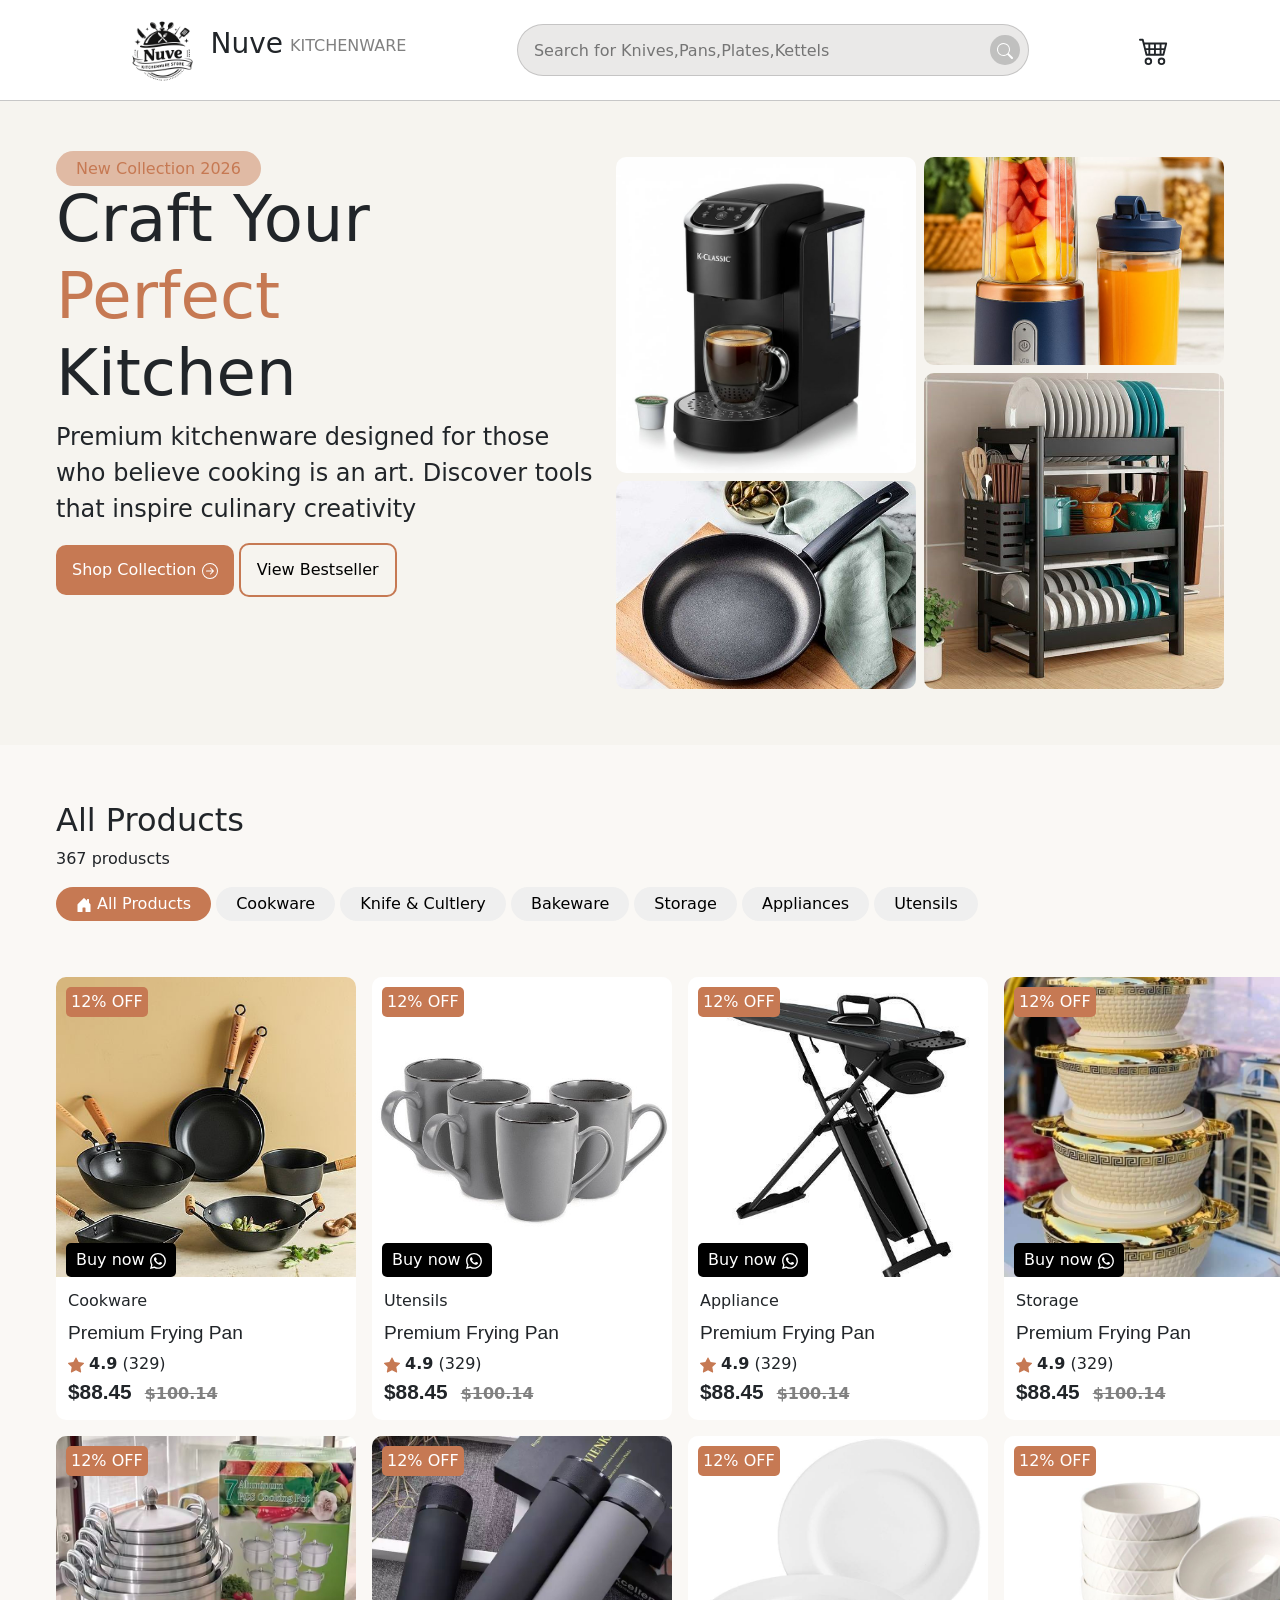
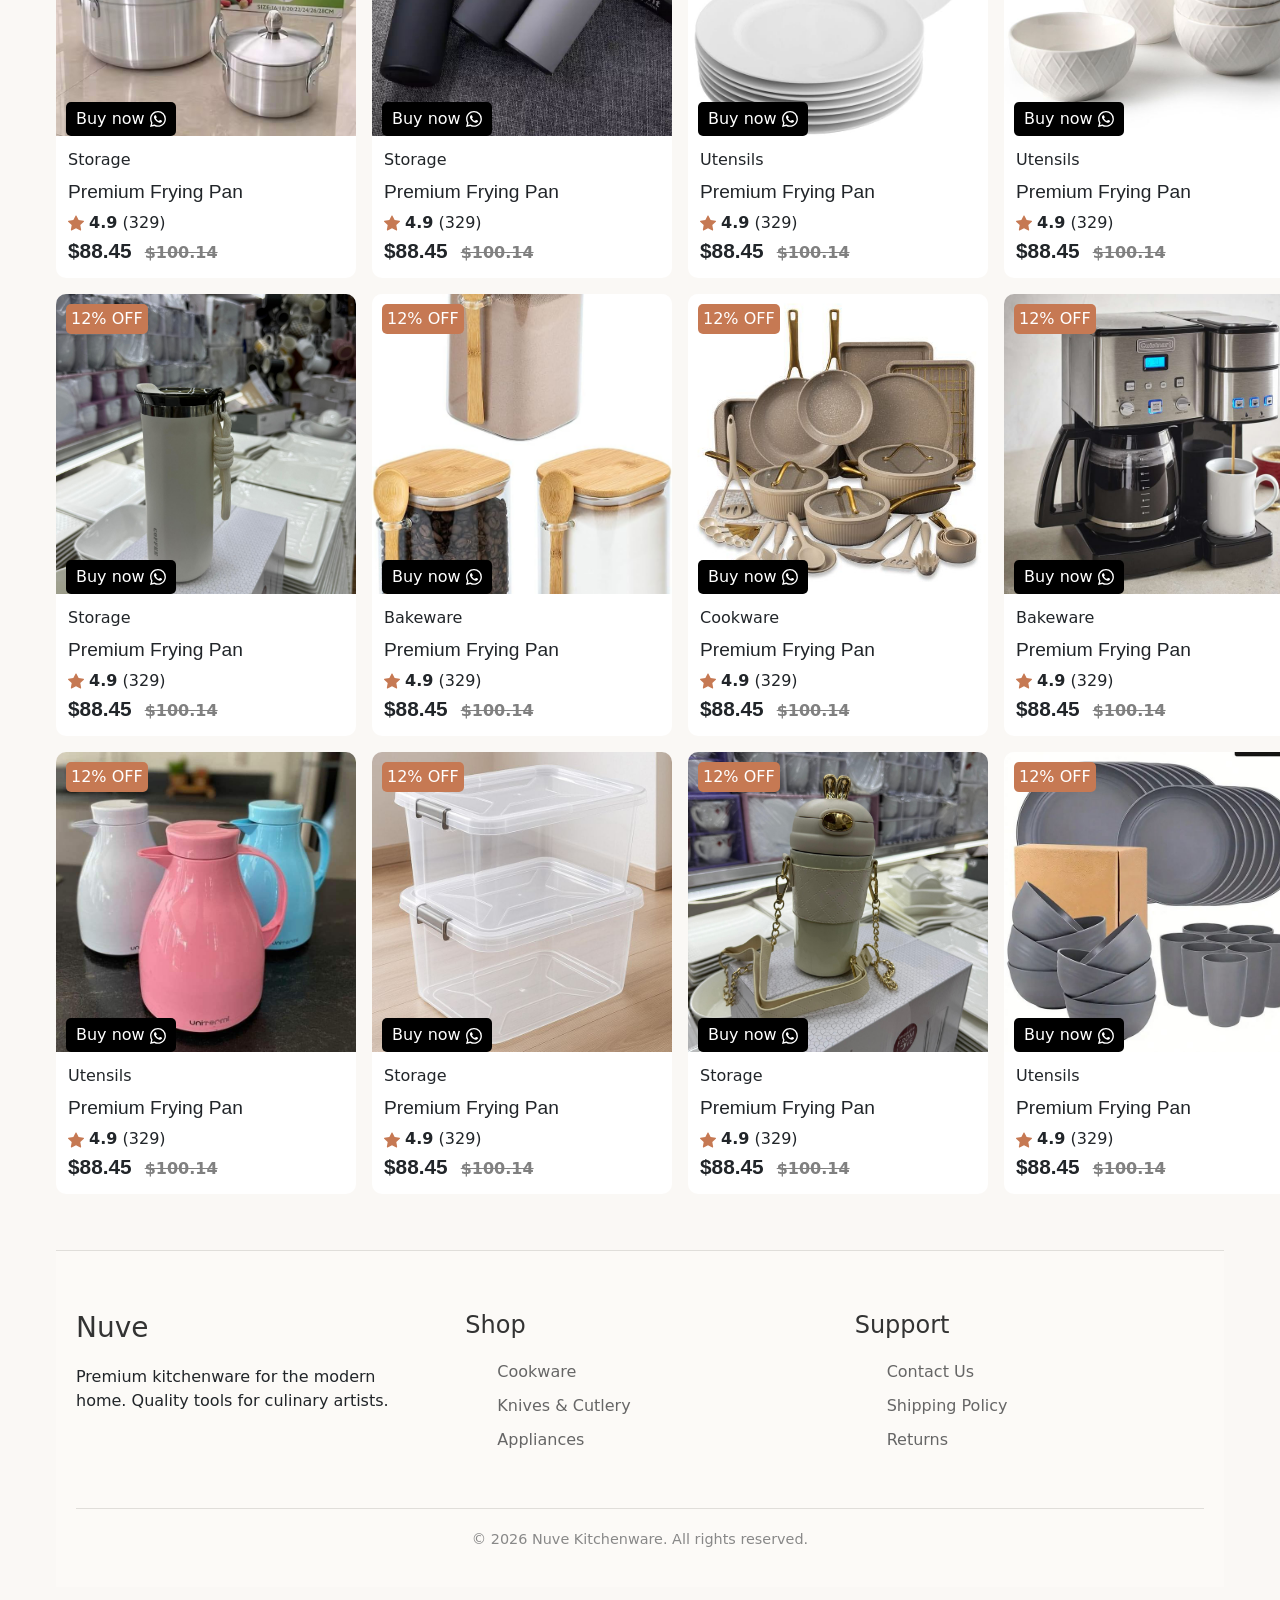
<file: index.html>
<!DOCTYPE html>
<html lang="en">
<head>
    <meta charset="UTF-8">
    <meta name="viewport" content="width=device-width, initial-scale=1.0">
    <title>Nuve kitchenware</title>
    <link href="https://cdn.jsdelivr.net/npm/bootstrap@5.3.8/dist/css/bootstrap.min.css" rel="stylesheet" integrity="sha384-sRIl4kxILFvY47J16cr9ZwB07vP4J8+LH7qKQnuqkuIAvNWLzeN8tE5YBujZqJLB" crossorigin="anonymous">
    <link rel="icon" href="images/Nuve Kitchenware logo design.png">
    <link rel="stylesheet" href="css/main.css">
</head>
<body>
    <header>
            <div class="headerIcon">
                <div class="logo">
                    <img src="images/Nuve Kitchenware logo design copy.png" alt="">
                </div>
                <div class="companyName">
                    <h3>Nuve</h3>
                    <p>KITCHENWARE</p>
                </div>  
            </div>

            <div class="searchbar" tabindex="0">
                <input type="search" placeholder="Search for Knives,Pans,Plates,Kettels">
                <button class="search">
                <svg xmlns="http://www.w3.org/2000/svg" width="16" height="16" fill="currentColor" class="bi bi-search" viewBox="0 0 16 16">
                <path d="M11.742 10.344a6.5 6.5 0 1 0-1.397 1.398h-.001q.044.06.098.115l3.85 3.85a1 1 0 0 0 1.415-1.414l-3.85-3.85a1 1 0 0 0-.115-.1zM12 6.5a5.5 5.5 0 1 1-11 0 5.5 5.5 0 0 1 11 0"/>
                </svg>
                </button>
            </div>

            <div class="cart">
                <svg xmlns="http://www.w3.org/2000/svg" width="30" height="30" fill="currentColor" class="bi bi-cart4" viewBox="0 0 16 16">
                <path d="M0 2.5A.5.5 0 0 1 .5 2H2a.5.5 0 0 1 .485.379L2.89 4H14.5a.5.5 0 0 1 .485.621l-1.5 6A.5.5 0 0 1 13 11H4a.5.5 0 0 1-.485-.379L1.61 3H.5a.5.5 0 0 1-.5-.5M3.14 5l.5 2H5V5zM6 5v2h2V5zm3 0v2h2V5zm3 0v2h1.36l.5-2zm1.11 3H12v2h.61zM11 8H9v2h2zM8 8H6v2h2zM5 8H3.89l.5 2H5zm0 5a1 1 0 1 0 0 2 1 1 0 0 0 0-2m-2 1a2 2 0 1 1 4 0 2 2 0 0 1-4 0m9-1a1 1 0 1 0 0 2 1 1 0 0 0 0-2m-2 1a2 2 0 1 1 4 0 2 2 0 0 1-4 0"/>
                </svg>
            </div>

    </header>

    <section class="landing-section ">
        <div>
            <span class="newCollection">New Collection <span class="year">2025</span></span>
            <h1>Craft Your <span class="colored">Perfect</span><br>
             Kitchen
            </h1>
            <p>Premium kitchenware designed for those who believe cooking is an art. Discover tools that inspire culinary creativity</p>
            <div class="buttons">
                <button class="viewshop">
                    Shop Collection  
                    <svg xmlns="http://www.w3.org/2000/svg" width="16" height="16" fill="currentColor" class="bi bi-arrow-right-circle" viewBox="0 0 16 16">
                    <path fill-rule="evenodd" d="M1 8a7 7 0 1 0 14 0A7 7 0 0 0 1 8m15 0A8 8 0 1 1 0 8a8 8 0 0 1 16 0M4.5 7.5a.5.5 0 0 0 0 1h5.793l-2.147 2.146a.5.5 0 0 0 .708.708l3-3a.5.5 0 0 0 0-.708l-3-3a.5.5 0 1 0-.708.708L10.293 7.5z"/>
                    </svg>
                </button>
                <button class="viewBestSeller">
                    View Bestseller
                </button>
            </div>
        </div>

        <div class="example-pics">
            <div id="grid1"> <img src="images/K-Classic Single Serve K-Cup Pod Coffee Maker_ Fast and Convenient Coffee at Home.jpg" alt=""></div>
            <div id="grid2"><img src="images/blenderrrr.jpg" alt=""></div>
            <div id="grid3"><img src="images/Essteele Per Natura Nonstick Induction Open Skillet 20cm _ David Jones.jpg" alt=""></div>
            <div id="grid4"> <img src="images/dish rack22.jpg" alt=""></div>
        </div>
    </section>

    <section class="productList">
        <h2>All Products</h2>
        <p><span class="totalNumberOfproduscts">367 produscts</span></p>
        <div class="categories">
            <button class="btnCOLOR allProductsbtn">
                <svg xmlns="http://www.w3.org/2000/svg" width="16" height="16" fill="currentColor" class="bi bi-house-door-fill" viewBox="0 0 16 16">
                <path d="M6.5 14.5v-3.505c0-.245.25-.495.5-.495h2c.25 0 .5.25.5.5v3.5a.5.5 0 0 0 .5.5h4a.5.5 0 0 0 .5-.5v-7a.5.5 0 0 0-.146-.354L13 5.793V2.5a.5.5 0 0 0-.5-.5h-1a.5.5 0 0 0-.5.5v1.293L8.354 1.146a.5.5 0 0 0-.708 0l-6 6A.5.5 0 0 0 1.5 7.5v7a.5.5 0 0 0 .5.5h4a.5.5 0 0 0 .5-.5"/>
                </svg> All Products
            </button>
            <button class="CookwareBtn">
                Cookware
            </button>
            <button>
                Knife & Cultlery
            </button>
            <button class="bakewareBtn">
                Bakeware
            </button>
            <button class="storageBtn">
                Storage
            </button>
            <button class="applianceBtn">
                Appliances
            </button>
            <button class="utensilsBtn">
                Utensils
            </button>
        </div>

        <section class="allProducts"></section>

    
    <footer>
    <div class="footer-container">
        <div class="footer-section brand">
            <h3>Nuve</h3>
            <p>Premium kitchenware for the modern home. Quality tools for culinary artists.</p>
        </div>
        <div class="footer-section">
            <h4>Shop</h4>
            <ul>
                <li><a href="#">Cookware</a></li>
                <li><a href="#">Knives & Cutlery</a></li>
                <li><a href="#">Appliances</a></li>
            </ul>
        </div>
        <div class="footer-section">
            <h4>Support</h4>
            <ul>
                <li><a href="#">Contact Us</a></li>
                <li><a href="#">Shipping Policy</a></li>
                <li><a href="#">Returns</a></li>
            </ul>
        </div>
    </div>
    <div class="footer-bottom">
        <p>&copy; 2026 Nuve Kitchenware. All rights reserved.</p>
    </div>
</footer>
</section>
    <!-- <script src="../javascript/productData.js"></script> -->
    <script type="module" src="javascript/index.js"></script>
</body>
</html>
</file>
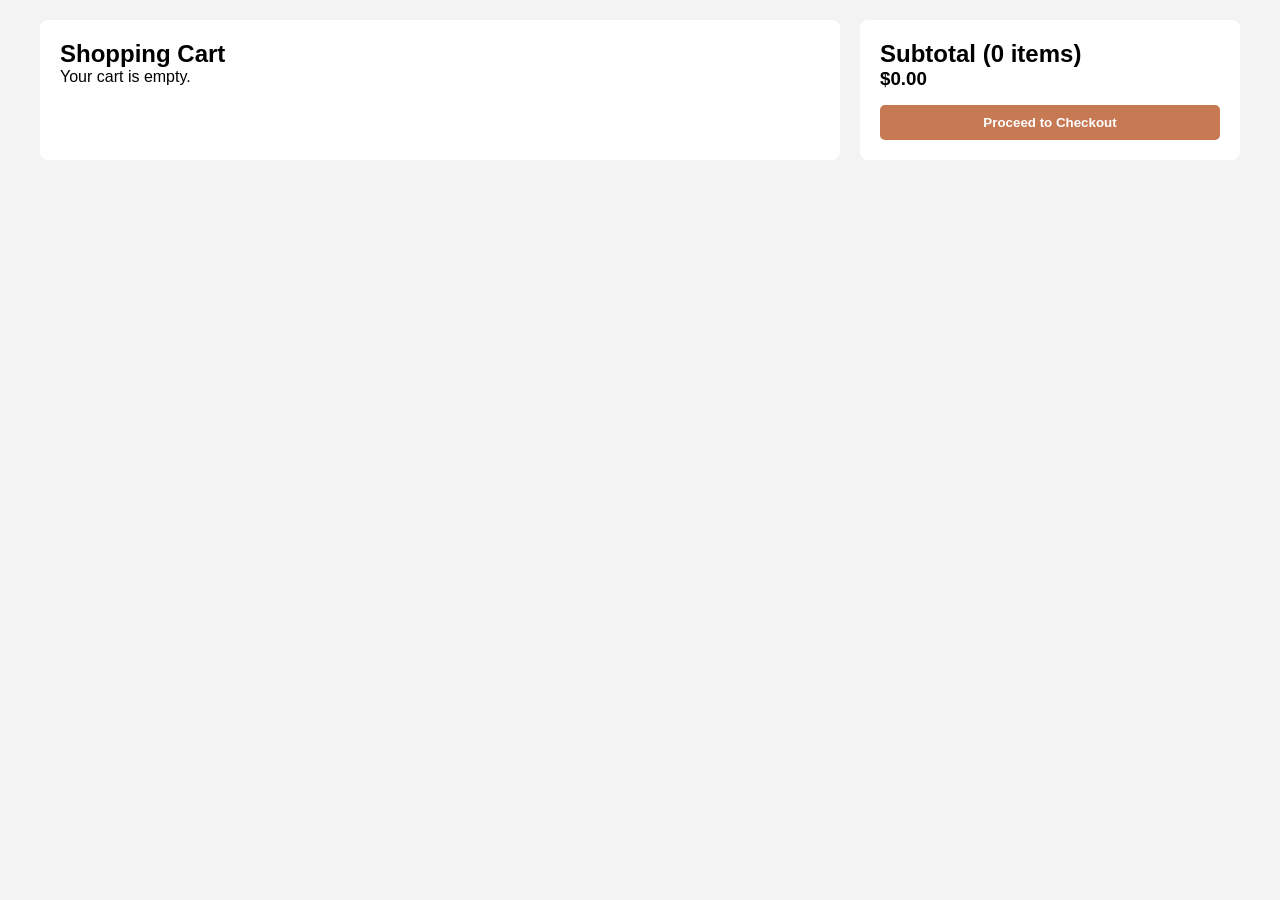
<file: pages/cart.html>
<!DOCTYPE html>
<html lang="en">
<head>
    <meta charset="UTF-8">
    <meta name="viewport" content="width=device-width, initial-scale=1.0">
    <title>Logic Level | Your Cart</title>
    <link rel="stylesheet" href="../css/cart.css">
</head>
<body>
    <main class="cart-container">
        <section class="cart-items">
            <h1>Shopping Cart</h1>
            <div id="cart-list">
            </div>
        </section>
        <aside class="cart-summary">
            <div class="summary-box">
                <h2>Subtotal (<span id="item-count">0</span> items)</h2>
                <h3 id="total-price">$0.00</h3>
                <button class="checkout-btn">Proceed to Checkout</button>
            </div>
        </aside>
    </main>

    <script type='module'src="../javascript/cart.js"></script>
</body>
</html>
</file>
<file: css/main.css>
/* ==========================================================================
   1. GLOBAL STYLES & VARIABLES (UNTOUCHED)
   ========================================================================== */
*{
    margin: 0;
    padding: 0;
    box-sizing: border-box;
}
img{
    width: 100%;
    height: 100%;
    object-fit: cover;
}
:root{
    --headerSpacing:12px;
    --textspacing:8px;
    --componebt-padding:16px;
    --sectionSpacing:56px;
    --primarColor:#C67953;
    --neutalColor:#dfdedca6;
    --backgroundColor:#F6F4EF;
}

/* ==========================================================================
   2. DESKTOP STYLES (UNTOUCHED)
   ========================================================================== */
header{
    display: flex;
    justify-content: space-evenly;
    align-items: center;
    border-bottom: 1px solid #33333346;
    position: sticky;
    top: 0;
    background-color: rgba(255, 255, 255, 0.925);
    backdrop-filter: blur(10px);
    z-index: 999999;
}
.headerIcon,.companyName{
    display: flex;
}
.headerIcon{
    align-items: center;
}
.companyName{
    gap: 7px;
}
.companyName p{
    margin-top: 7px;
    color: gray;
}
.logo{
    width: 100px;
    height: 100px;
}

.searchbar{
    background-color:var(--neutalColor);
    border: 1PX solid #33333333;
    width: 40%;
    border-radius: 40px;
    display: flex;
    align-items: center;
}
.searchbar:focus-within{
   outline: 1px solid #C67953;
   border: none;
}
.searchbar input{
    width: 94%;
    border: none;
    height: 50px;
    background-color: transparent;
    border-radius: 40px;
    padding: 0 16px;
}
.searchbar input:focus{
    outline: none;
}
.search{
    width: 30px;
    height: 30px;
    border: none;
    margin-right: 8px;
    border-radius: 50%;
    background-color: rgba(161, 161, 161, 0.575);
    color: white;
}
.cart:hover >.bi-cart4{
    color: var(--primarColor);
}

.colored{
    color: var(--primarColor);
}

.landing-section{
    display: flex;
    padding: var(--sectionSpacing);
    gap: 1rem;
    background-color: #F6F4EF;
}
.newCollection{
    background-color: #c679537a;
    padding: 8px 20px;
    color: var(--primarColor);
    border-radius: 30px;
    margin-bottom: 32px;
}
.landing-section>div h1{
    font-size: 4rem;
}
.landing-section>div>p{
    font-size: 1.5rem;
}
.example-pics{
    display: grid;
    grid-template-columns: repeat(2,300px);
    grid-auto-rows: 100px;
    gap: 8px;
}
.example-pics div{
    border-radius: 10px;
    overflow: hidden;
}
#grid1{
    grid-row: 1/4;
}
#grid2{
    grid-row: 1/3;
}
#grid3{
    grid-row: 4/6;
}
#grid4{
    grid-row: 3/6;
}

.viewBestSeller,.viewshop{
 padding: 13px 16px;
 border: none;
 border-radius: 10px;
}
.viewshop{
 background-color: var(--primarColor);
 color: white;
}
.viewBestSeller{
    border: 2px solid var(--primarColor);
    background-color: transparent;
}
.viewBestSeller:hover{
    background-color: var(--primarColor);
    color: white;
}

.productList{
    padding: var(--sectionSpacing);
    background-color: #FAF8F5;
}
.categories button{
    padding: 5px 20px;
    border-radius: 30px;
    border: none;
}
.categories button:hover{
    background-color: #c679535e;
    color: brown;
}
.btnCOLOR{
    background-color: #C67953;
    color: white;
}
.btnCOLOR:hover{
    background-color: #C67953 !important;
    color: white !important;
}

.productContainer{
    background-color: white;
    width: 300px;
    border-radius: 10px;
    overflow: hidden;
}
.productContainer:hover{
    transition: all .5s;
    transform: translateY(-10px);
    box-shadow: 0 6px 5px -5px black;
}
.productContainer:hover .productImg img{
    transition: all .5s;
    transform: scale(1.05);
}
.productContainer:hover h3{
    color: var(--primarColor);
}
.productContainer:hover .cartProduct{
    opacity: 1;
}
.productImg{
    height: 300px;
}
.product{
    position: relative;
}
.discount,.cartProduct{
    position: absolute;
}
.discount{
    background-color: var(--primarColor);
    color: white;
    border-radius: 5px;
    padding: 3px 5px;
    left: 10px;
    top: 10px;
    font-weight:500;
    z-index: 45;
}
.none{
    display: none;
}

.cartProduct{
    background-color: white;
    opacity: 0;
    width: 45px;
    height: 45px;
    padding: 10px;
    border-radius: 50%;
    display: flex;
    justify-content: center;
    align-items: center;
    bottom: 15px;
    right: 8px;
}
.cartProduct:hover{
    background-color: var(--primarColor);
    color: white;
}
.product-dscptn{
    padding: var(--headerSpacing);
}
.product-dscptn h3{
    font-family: 'Trebuchet MS', 'Lucida Sans Unicode', 'Lucida Grande', 'Lucida Sans', Arial, sans-serif;
    font-size: 1.2rem;
    margin:8px 0px;
}
.product-dscptn p{
    margin:0;
}
.boldPrice{
    font-family: Arial, Helvetica, sans-serif;
    font-size: 1.3rem;
    font-weight: 700;
}
.crossedOut{
    text-decoration: line-through;
    margin-left: .5rem;
    font-weight: bolder;
    color: gray;
}
.bi-star-fill{
    color: var(--primarColor);
}
.rate{
    font-weight: bold;
}
.allProducts{
    display: grid;
    gap: 1rem;
    grid-template-columns: repeat(4,1fr);
    margin: 56px 0;
}
.ordernow22{
    position: absolute;
    left: 0;
    bottom: 0;
}
.orderBtn:hover{
    color:white;
    background-color: #333;
    padding: 5px 10px;
    margin-left: 10px;
}
.orderBtn{
    color: white;
    background-color: black;
    border: none;
    padding: 5px 10px;
    margin-left: 10px;
    border-radius: 5px;
}


/* ==========================================================================
   3. NEW MEDIA QUERIES (FOR ALL SCREEN SIZES)
   ========================================================================== */

/* --- TABLET STYLES (Max-width: 1024px) --- */
@media (max-width: 1024px) {
    .landing-section {
        flex-direction: column;
        padding: 40px;
        gap: 2.5rem;
    }
    .landing-section>div h1 {
        font-size: 3rem;
    }
    .example-pics {
        justify-content: center;
        grid-template-columns: repeat(2, 1fr);
        grid-auto-rows: 120px;
    }
    .allProducts {
        grid-template-columns: repeat(3, 1fr);
    }
    .productContainer {
        width: 100%;
    }
}

/* --- MOBILE STYLES (Max-width: 768px) --- */
@media (max-width: 768px) {
    /* Header layout optimization */
    header {
        padding: 10px 16px;
        flex-wrap: wrap;
        justify-content: space-between;
        gap: 3px;
    }
    .logo {
        width: 60px;
        height: 60px;
    }
    .companyName h3 {
        font-size: 1.2rem;
    }
    .companyName p {
        font-size: 0.8rem;
        margin-top: 4px;
    }
    .searchbar {
        width: 100%;
        order: 3; /* Pushes search bar down below logo & cart */
    }
    .searchbar input {
        height: 33px;
    }

    /* Hero Banner Scaling */
    .landing-section {
        padding: 32px 16px;
    }
    .landing-section>div h1 {
        font-size: 2.2rem;
        line-height: 1.2;
    }
    .landing-section>div>p {
        font-size: 1.1rem;
        margin-top: 12px;
    }
    .buttons {
        display: flex;
        gap: 8px;
        margin-top: 16px;
    }
    .viewshop, .viewBestSeller {
        padding: 10px 14px;
        font-size: 0.9rem;
        flex: 1;
        text-align: center;
    }
    .example-pics {
        grid-template-columns: repeat(2, 1fr);
        grid-auto-rows: 90px;
    }

    /* Category Navigation Horizontal Scroll */
    .categories {
        display: flex;
        overflow-x: auto;
        gap: 8px;
        padding: 8px 0;
        white-space: nowrap;
        -webkit-overflow-scrolling: touch;
    }
    .categories::-webkit-scrollbar {
        display: none; /* Keeps layout clean */
    }
    .categories button {
        padding: 6px 16px;
        font-size: 0.9rem;
    }

    /* 2-Column Product Grid (Matches Screenshot Layout) */
    .productList {
        padding: 32px 16px;
    }
    .allProducts {
        grid-template-columns: repeat(2, 1fr);
        gap: 12px;
        margin: 24px 0;
    }
    .productContainer {
        width: 100%;
        max-width: 100%;
    }
    .productImg {
        height: 160px; /* Perfectly scales images down to match mobile views */
    }

    /* Severe Overflow Fixes for Text Elements */
    .product-dscptn {
        padding: 10px;
    }
    .categoryy {
        font-size: 0.75rem;
    }
    .product-dscptn h3 {
        font-size: 0.95rem;
        margin: 4px 0;
        line-height: 1.3;
        white-space: nowrap;
        overflow: hidden;
        text-overflow: ellipsis; /* Forces dynamic '...' for oversized titles */
    }
    .product-dscptn p {
        font-size: 0.8rem;
    }

    /* Clean Pricing Line Wrap Settings */
    .price {
        display: flex;
        flex-wrap: wrap;
        align-items: baseline;
        gap: 4px;
        margin-top: 4px;
    }
    .boldPrice {
        font-size: 1.05rem !important;
    }
    .crossedOut {
        font-size: 0.8rem !important;
        margin-left: 0;
    }

    /* Scale Down "Buy Now" & Cart Triggers */
    .cartProduct {
        opacity: 1; /* Makes it instantly interactable on mobile/touch interfaces */
        width: 36px;
        height: 36px;
        padding: 8px;
        bottom: 8px;
        right: 8px;
    }
    .cartProduct svg {
        width: 16px;
        height: 16px;
    }
    .orderBtn {
        padding: 4px 8px;
        font-size: 0.75rem;
        margin-left: 8px;
    }
}

/* --- SMALL MOBILE STYLES (Max-width: 400px) --- */
@media (max-width: 400px) {
    .landing-section>div h1 {
        font-size: 1.8rem;
    }
    .allProducts {
        gap: 8px;
    }
    .productImg {
        height: 135px;
    }
    .product-dscptn h3 {
        font-size: 0.85rem;
    }
    .boldPrice {
        font-size: 0.95rem !important;
    }
    .crossedOut {
        font-size: 0.75rem !important;
    }
}

/* Footer Container */
footer {
    background-color: #fcfaf7;
    border-top: 1px solid #e0deda;
    padding: 60px 20px 20px;
    margin-top: 50px;
}

.footer-container {
    max-width: 1200px;
    margin: 0 auto;
    display: grid;
    grid-template-columns: repeat(3, 1fr);
    gap: 40px;
}

.footer-section h3, .footer-section h4 {
    margin-bottom: 20px;
    color: #333;
}

.footer-section ul {
    list-style: none;
}

.footer-section ul li {
    margin-bottom: 10px;
}

.footer-section ul li a {
    text-decoration: none;
    color: #666;
    transition: 0.3s;
}

.footer-section ul li a:hover {
    color: var(--primarColor);
}

.footer-bottom {
    text-align: center;
    margin-top: 40px;
    padding-top: 20px;
    border-top: 1px solid #e0deda;
    color: #888;
    font-size: 0.9rem;
}

/* Footer Responsive Styles */
@media (max-width: 768px) {
    .footer-container {
        grid-template-columns: 1fr;
        text-align: center;
        gap: 30px;
    }
}
</file>
<file: css/cart.css>
* { box-sizing: border-box; margin: 0; padding: 0; }
body { font-family: sans-serif; background-color: #f3f3f3; padding: 20px; }

.cart-container {
    max-width: 1200px;
    margin: 0 auto;
    display: flex;
    gap: 20px;
    flex-wrap: wrap; /* Allows stacking on mobile */
}

.cart-items { flex: 2; min-width: 300px; background: white; padding: 20px; border-radius: 8px; }

.cart-summary { flex: 1; min-width: 250px; }

.summary-box { background: white; padding: 20px; border-radius: 8px; position: sticky; top: 20px; }

.checkout-btn {
    width: 100%;
    padding: 10px;
    background-color: #C67953;
    border: none;
    border-radius: 5px;
    color: white;
    cursor: pointer;
    font-weight: bold;
    margin-top: 15px;
}

/* Responsive adjustment */
@media (max-width: 768px) {
    .cart-container { flex-direction: column; }
}
.dlBTN{
    background-color: red;
    color: white;
    border: none;
    padding: 5px;
    border-radius: 5px;
}
.dlBTN {
    /* Layout & Spacing */
    padding: 10px 20px;
    border-radius: 6px;
    font-size: 14px;
    font-weight: 600;
    cursor: pointer;
    
    /* Colors */
    background-color: #ef4444; /* Standard Tailwind Red */
    color: white;
    border: 1px solid #ef4444;
    
    /* Interaction */
    transition: all 0.2s ease;
  }

  .dlBTN:hover {
    background-color: #dc2626; /* Slightly darker on hover */
    border-color: #dc2626;
    transform: translateY(-1px);
    box-shadow: 0 4px 6px -1px rgb(0 0 0 / 0.1);
  }

  .dlBTN:active {
    transform: translateY(0);
    background-color: #b91c1c;
  }

  .dlBTN:focus {
    outline: 2px solid #fca5a5;
    outline-offset: 2px;
  }
</file>
